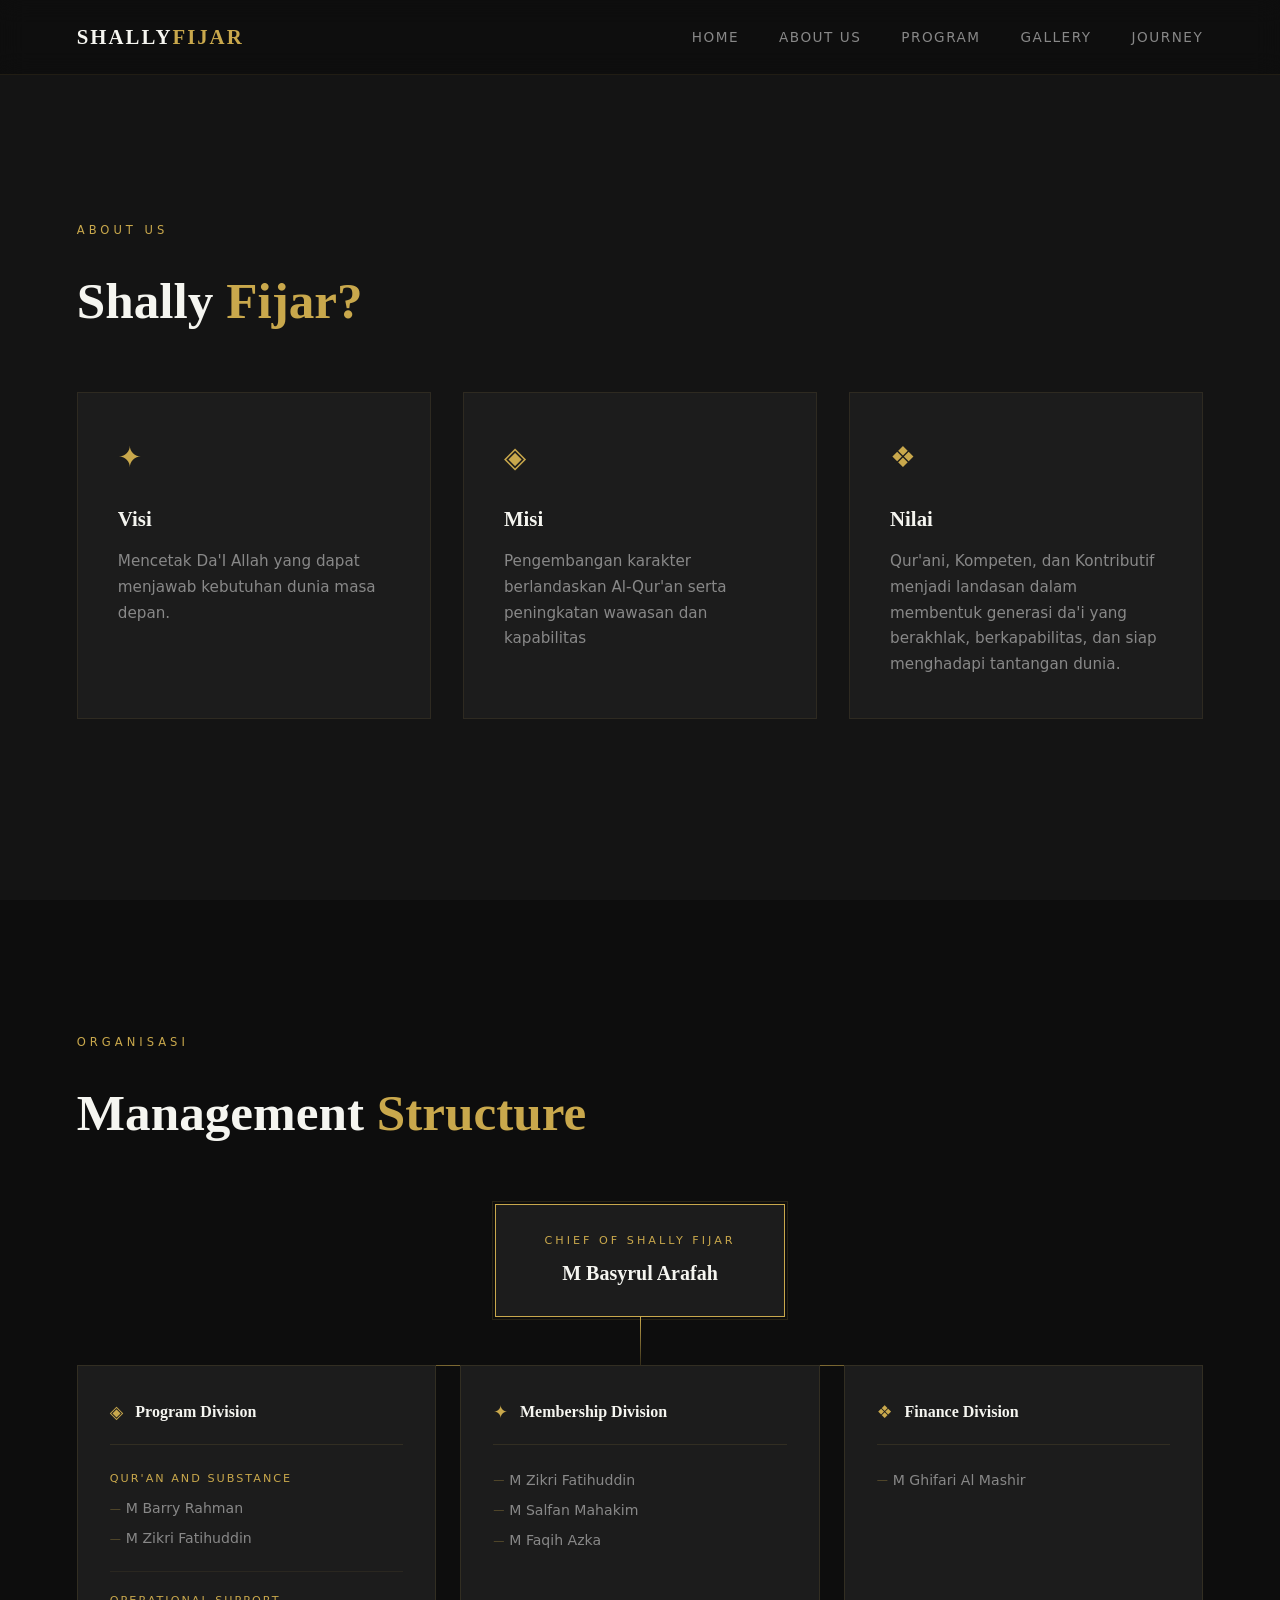
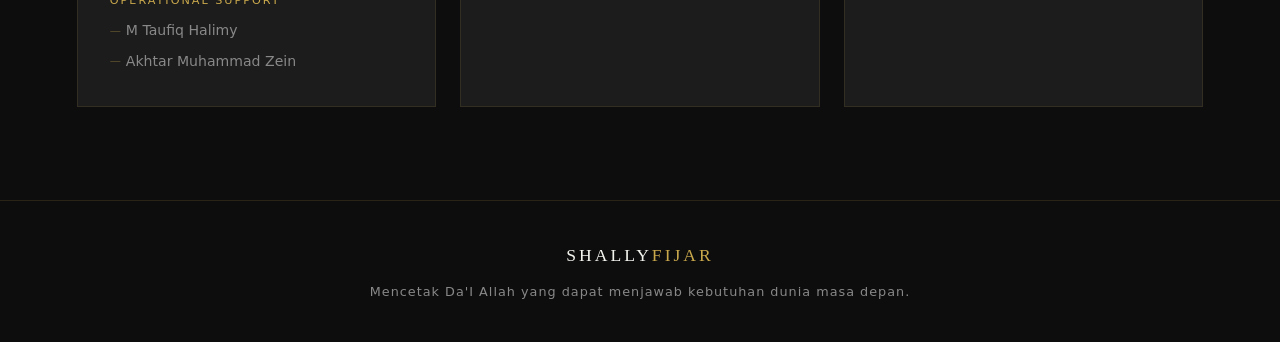
<file: about.html>
<!DOCTYPE html>
<html lang="id">
<head>
  <meta charset="UTF-8" />
  <meta name="viewport" content="width=device-width, initial-scale=1.0" />
  <title>About Us - Shally Fijar</title>
  <link rel="stylesheet" href="style.css" />
</head>
<body>
  <nav class="navbar" id="navbar">
    <div class="nav-logo">SHALLY<span>FIJAR</span></div>
    <ul class="nav-links">
      <li><a href="index.html">Home</a></li>
      <li><a href="about.html" class="active">About Us</a></li>
      <li><a href="program.html">Program</a></li>
      <li><a href="gallery.html">Gallery</a></li>
      <li><a href="journey.html">Journey</a></li>
    </ul>
    <div class="hamburger" id="hamburger">
      <span></span><span></span><span></span>
    </div>
  </nav>

  <!-- ABOUT SECTION -->
  <section class="section alt" id="about">
    <div class="section-label">About Us</div>
    <h2>Shally <span class="gold">Fijar?</span></h2>
    <div class="about-grid">
      <div class="about-card">
        <div class="icon">✦</div>
        <h3>Visi</h3>
        <p>Mencetak Da'I Allah yang dapat menjawab kebutuhan dunia masa depan.</p>
      </div>
      <div class="about-card">
        <div class="icon">◈</div>
        <h3>Misi</h3>
        <p>Pengembangan karakter berlandaskan Al-Qur'an serta peningkatan wawasan dan kapabilitas</p>
      </div>
      <div class="about-card">
        <div class="icon">❖</div>
        <h3>Nilai</h3>
        <p>Qur'ani, Kompeten, dan Kontributif menjadi landasan dalam membentuk generasi da'i yang berakhlak, berkapabilitas, dan siap menghadapi tantangan dunia.</p>
      </div>
    </div>
  </section>

  <!-- MANAGEMENT STRUCTURE SECTION -->
  <section class="section" id="management">
    <div class="section-label">Organisasi</div>
    <h2>Management <span class="gold">Structure</span></h2>

    <!-- Chief -->
    <div class="mgmt-chief">
      <div class="mgmt-chief-card">
        <div class="mgmt-chief-label">Chief of Shally Fijar</div>
        <div class="mgmt-chief-name">M Basyrul Arafah</div>
      </div>
      <div class="mgmt-connector-line"></div>
    </div>

    <!-- Divisions -->
    <div class="mgmt-divisions">

      <!-- Program Division -->
      <div class="mgmt-division">
        <div class="mgmt-division-header">
          <div class="mgmt-division-icon">◈</div>
          <h3>Program Division</h3>
        </div>
        <div class="mgmt-sub">
          <div class="mgmt-sub-block">
            <div class="mgmt-sub-title">Qur'an and Substance</div>
            <ul class="mgmt-members">
              <li>M Barry Rahman</li>
              <li>M Zikri Fatihuddin</li>
            </ul>
          </div>
          <div class="mgmt-sub-divider"></div>
          <div class="mgmt-sub-block">
            <div class="mgmt-sub-title">Operational Support</div>
            <ul class="mgmt-members">
              <li>M Taufiq Halimy</li>
              <li>Akhtar Muhammad Zein</li>
            </ul>
          </div>
        </div>
      </div>

      <!-- Membership Division -->
      <div class="mgmt-division">
        <div class="mgmt-division-header">
          <div class="mgmt-division-icon">✦</div>
          <h3>Membership Division</h3>
        </div>
        <div class="mgmt-sub">
          <div class="mgmt-sub-block single">
            <ul class="mgmt-members">
              <li>M Zikri Fatihuddin</li>
              <li>M Salfan Mahakim</li>
              <li>M Faqih Azka</li>
            </ul>
          </div>
        </div>
      </div>

      <!-- Finance Division -->
      <div class="mgmt-division">
        <div class="mgmt-division-header">
          <div class="mgmt-division-icon">❖</div>
          <h3>Finance Division</h3>
        </div>
        <div class="mgmt-sub">
          <div class="mgmt-sub-block single">
            <ul class="mgmt-members">
              <li>M Ghifari Al Mashir</li>
            </ul>
          </div>
        </div>
      </div>

    </div>
  </section>

  <footer class="footer">
    <div class="footer-logo">Shally<span>Fijar</span></div>
    <p>Mencetak Da'I Allah yang dapat menjawab kebutuhan dunia masa depan.</p>
  </footer>

  <script src="script.js"></script>
</body>
</html>
</file>
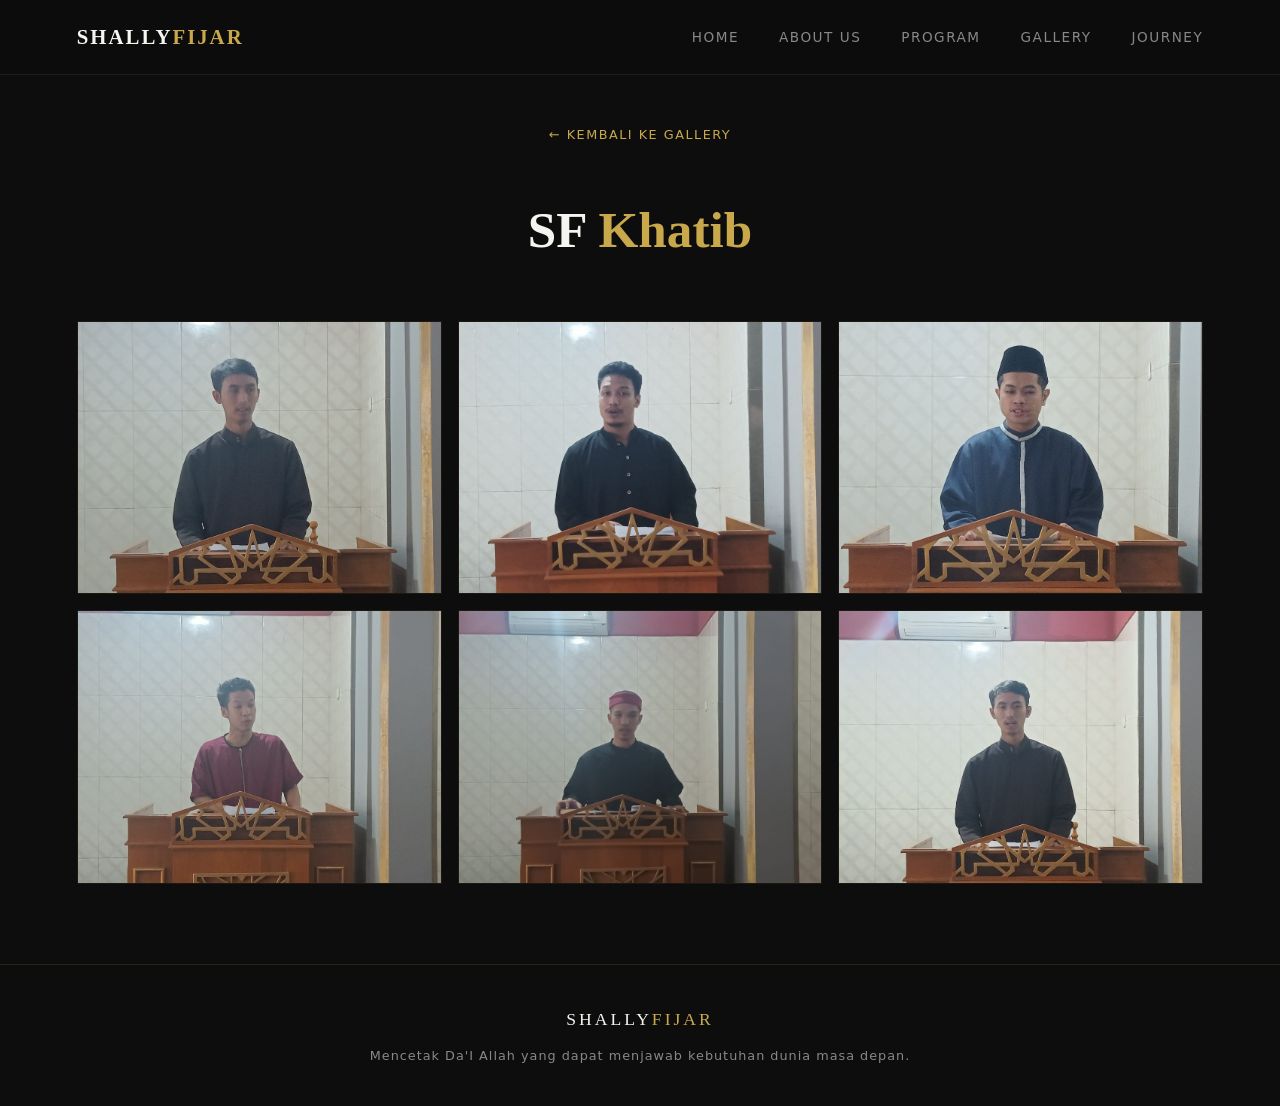
<file: fotokhatib.html>
<!DOCTYPE html>
<html lang="id">
<head>
  <meta charset="UTF-8" />
  <meta name="viewport" content="width=device-width, initial-scale=1.0" />
  <title>khatib - Shally Fijar</title>
  <link rel="stylesheet" href="style.css" />
</head>
<body>
  <nav class="navbar" id="navbar">
    <div class="nav-logo">SHALLY<span>FIJAR</span></div>
    <ul class="nav-links">
      <li><a href="index.html">Home</a></li>
      <li><a href="about.html">About Us</a></li>
      <li><a href="program.html">Program</a></li>
      <li><a href="gallery.html">Gallery</a></li>
      <li><a href="journey.html">Journey</a></li>
    </ul>
    <div class="hamburger" id="hamburger">
      <span></span><span></span><span></span>
    </div>
  </nav>

  <section class="section">
    <div class="event-hero">
      <a href="gallery.html#gallery" class="back-link">&larr; Kembali ke Gallery</a>
      <div class="section-label"></div>
      <h2>SF <span class="gold">Khatib</span></h2>
    </div>

    <div class="event-photo-grid">
      <div class="photo-item">
        <img src="Khatib1.jpg"/>
      </div>
      <div class="photo-item">
         <img src="Khatib2.jpg"/>
      </div>
      <div class="photo-item">
        <img src="Khatib3.jpg"/>
      </div>
      <div class="photo-item">
        <img src="Khatib4.jpg"/>
      </div>
      <div class="photo-item">
        <img src="Khatib5.jpg"/>
      </div>
      <div class="photo-item">
        <img src="Khatib6.jpg"/>
      </div>
    </div>
  </section>

  <footer class="footer">
    <div class="footer-logo">Shally<span>Fijar</span></div>
    <p>Mencetak Da'I Allah yang dapat menjawab kebutuhan dunia masa depan.</p>
  </footer>

  <script src="script.js"></script>
</body>
</html>
</file>
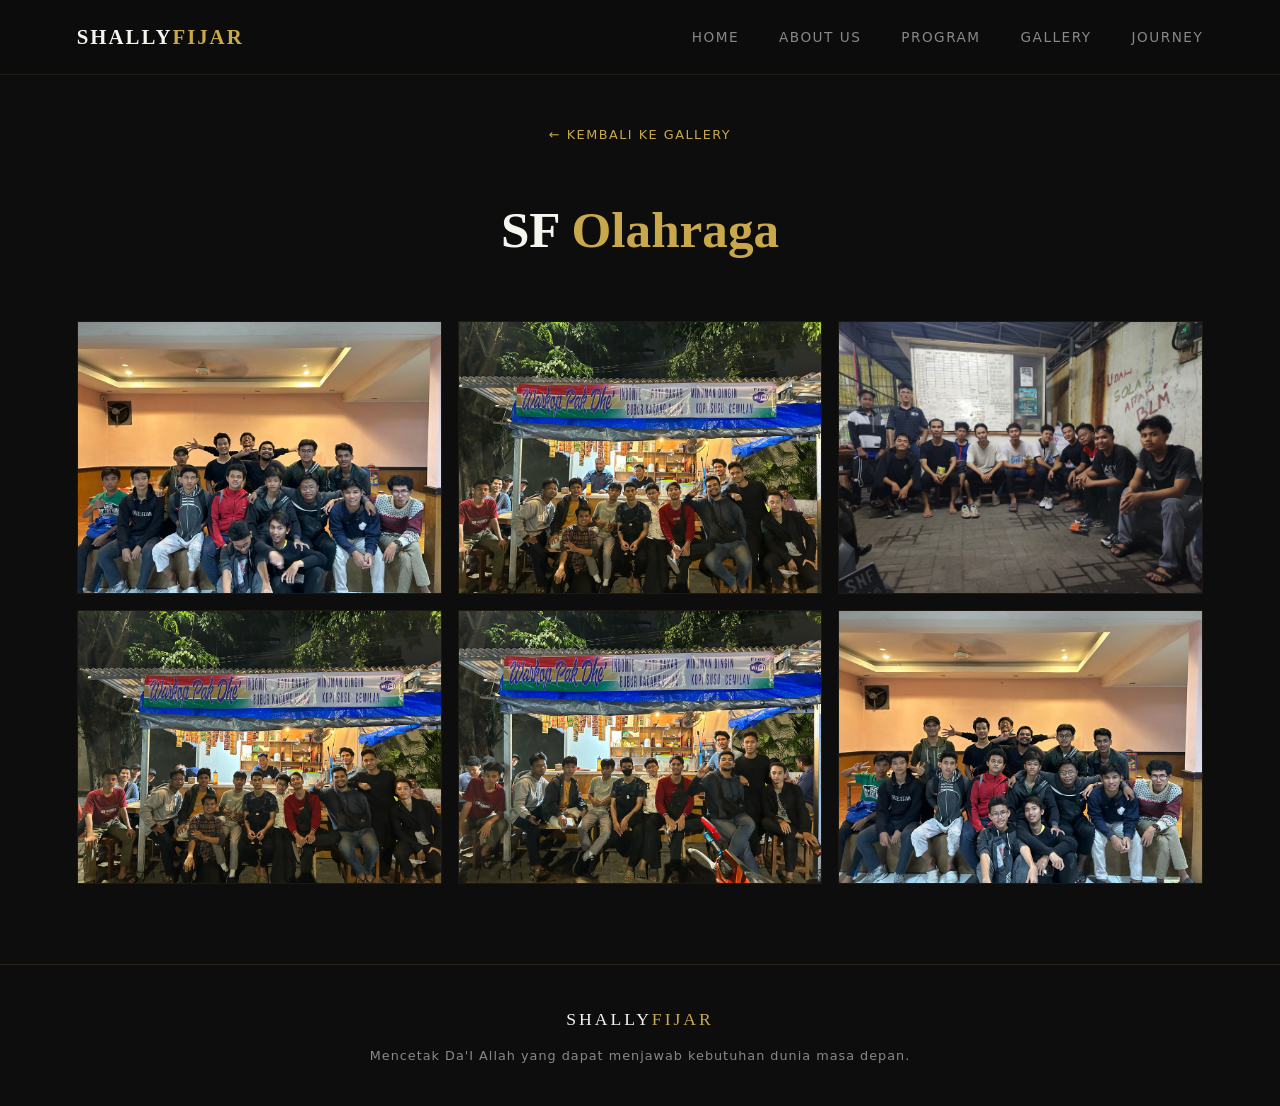
<file: fotoolahraga.html>
<!DOCTYPE html>
<html lang="id">
<head>
  <meta charset="UTF-8" />
  <meta name="viewport" content="width=device-width, initial-scale=1.0" />
  <title>Olahraga - Shally Fijar</title>
  <link rel="stylesheet" href="style.css" />
</head>
<body>
  <nav class="navbar" id="navbar">
    <div class="nav-logo">SHALLY<span>FIJAR</span></div>
    <ul class="nav-links">
      <li><a href="index.html">Home</a></li>
      <li><a href="about.html">About Us</a></li>
      <li><a href="program.html">Program</a></li>
      <li><a href="gallery.html">Gallery</a></li>
      <li><a href="journey.html">Journey</a></li>
    </ul>
    <div class="hamburger" id="hamburger">
      <span></span><span></span><span></span>
    </div>
  </nav>

  <section class="section">
    <div class="event-hero">
      <a href="gallery.html#gallery" class="back-link">&larr; Kembali ke Gallery</a>
      <div class="section-label"></div>
      <h2>SF <span class="gold">Olahraga</span></h2>
    </div>

    <div class="event-photo-grid">
      <div class="photo-item">
        <img src="O1.jpg"/>
      </div>
      <div class="photo-item">
         <img src="O2.jpg"/>
      </div>
      <div class="photo-item">
        <img src="O3.jpg"/>
      </div>
      <div class="photo-item">
        <img src="O4.jpg"/>
      </div>
      <div class="photo-item">
        <img src="O5.jpg"/>
      </div>
      <div class="photo-item">
        <img src="O6.jpg"/>
      </div>
    </div>
  </section>

  <footer class="footer">
    <div class="footer-logo">Shally<span>Fijar</span></div>
    <p>Mencetak Da'I Allah yang dapat menjawab kebutuhan dunia masa depan.</p>
  </footer>

  <script src="script.js"></script>
</body>
</html>
</file>
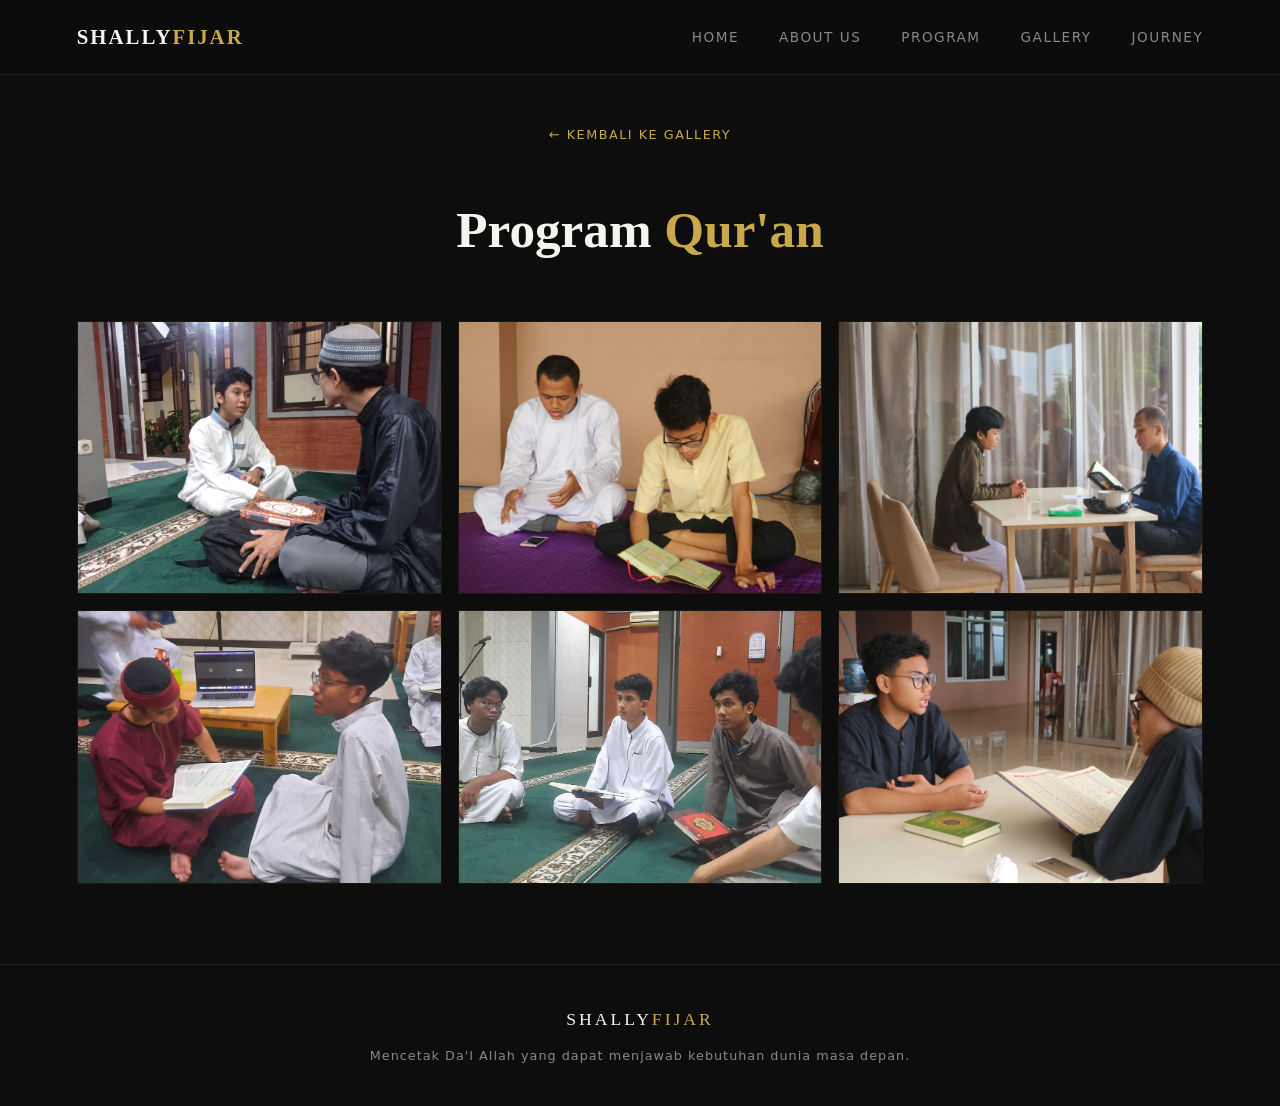
<file: fototakrir.html>
<!DOCTYPE html>
<html lang="id">
<head>
  <meta charset="UTF-8" />
  <meta name="viewport" content="width=device-width, initial-scale=1.0" />
  <title>Program Qur'an - Shally Fijar</title>
  <link rel="stylesheet" href="style.css" />
</head>
<body>
  <nav class="navbar" id="navbar">
    <div class="nav-logo">SHALLY<span>FIJAR</span></div>
    <ul class="nav-links">
      <li><a href="index.html">Home</a></li>
      <li><a href="about.html">About Us</a></li>
      <li><a href="program.html">Program</a></li>
      <li><a href="gallery.html">Gallery</a></li>
      <li><a href="journey.html">Journey</a></li>
    </ul>
    <div class="hamburger" id="hamburger">
      <span></span><span></span><span></span>
    </div>
  </nav>

  <section class="section">
    <div class="event-hero">
      <a href="gallery.html#gallery" class="back-link">&larr; Kembali ke Gallery</a>
      <div class="section-label"></div>
      <h2>Program <span class="gold">Qur'an</span></h2>
    </div>

    <div class="event-photo-grid">
      <div class="photo-item">
        <img src="Q1.jpg"/>
      </div>
      <div class="photo-item">
         <img src="Q2.jpg"/>
      </div>
      <div class="photo-item">
        <img src="Q3.jpg"/>
      </div>
      <div class="photo-item">
        <img src="Q4.jpg"/>
      </div>
      <div class="photo-item">
        <img src="Q5.jpg"/>
      </div>
      <div class="photo-item">
        <img src="Q6.jpg"/>
      </div>
    </div>
  </section>

  <footer class="footer">
    <div class="footer-logo">Shally<span>Fijar</span></div>
    <p>Mencetak Da'I Allah yang dapat menjawab kebutuhan dunia masa depan.</p>
  </footer>

  <script src="script.js"></script>
</body>
</html>
</file>
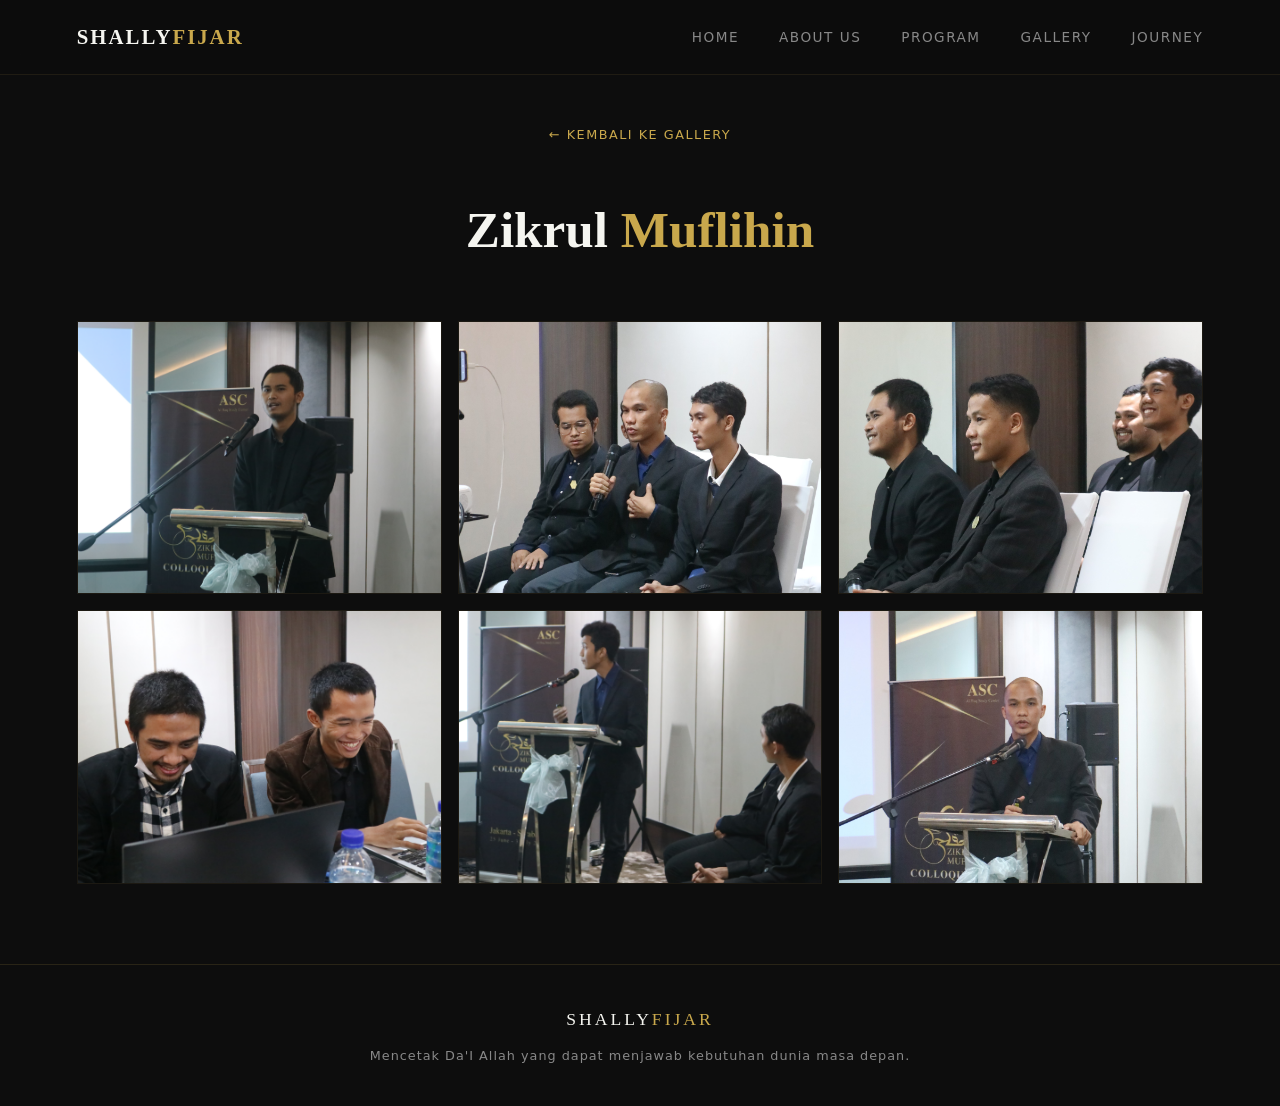
<file: fotozm.html>
<!DOCTYPE html>
<html lang="id">
<head>
  <meta charset="UTF-8" />
  <meta name="viewport" content="width=device-width, initial-scale=1.0" />
  <title>Zikrul Muflihin - Shally Fijar</title>
  <link rel="stylesheet" href="style.css" />
</head>
<body>
  <nav class="navbar" id="navbar">
    <div class="nav-logo">SHALLY<span>FIJAR</span></div>
    <ul class="nav-links">
      <li><a href="index.html">Home</a></li>
      <li><a href="about.html">About Us</a></li>
      <li><a href="program.html">Program</a></li>
      <li><a href="gallery.html">Gallery</a></li>
      <li><a href="journey.html">Journey</a></li>
    </ul>
    <div class="hamburger" id="hamburger">
      <span></span><span></span><span></span>
    </div>
  </nav>

  <section class="section">
    <div class="event-hero">
      <a href="gallery.html#gallery" class="back-link">&larr; Kembali ke Gallery</a>
      <div class="section-label"></div>
      <h2>Zikrul <span class="gold">Muflihin</span></h2>
    </div>

    <div class="event-photo-grid">
      <div class="photo-item">
        <img src="Zm1.JPG"/>
      </div>
      <div class="photo-item">
         <img src="Zm2.JPG"/>
      </div>
      <div class="photo-item">
        <img src="Zm3.JPG"/>
      </div>
      <div class="photo-item">
        <img src="Zm4.JPG"/>
      </div>
      <div class="photo-item">
        <img src="Zm5.JPG"/>
      </div>
      <div class="photo-item">
        <img src="Zm6.JPG"/>
      </div>
    </div>
  </section>

  <footer class="footer">
    <div class="footer-logo">Shally<span>Fijar</span></div>
    <p>Mencetak Da'I Allah yang dapat menjawab kebutuhan dunia masa depan.</p>
  </footer>

  <script src="script.js"></script>
</body>
</html>
</file>
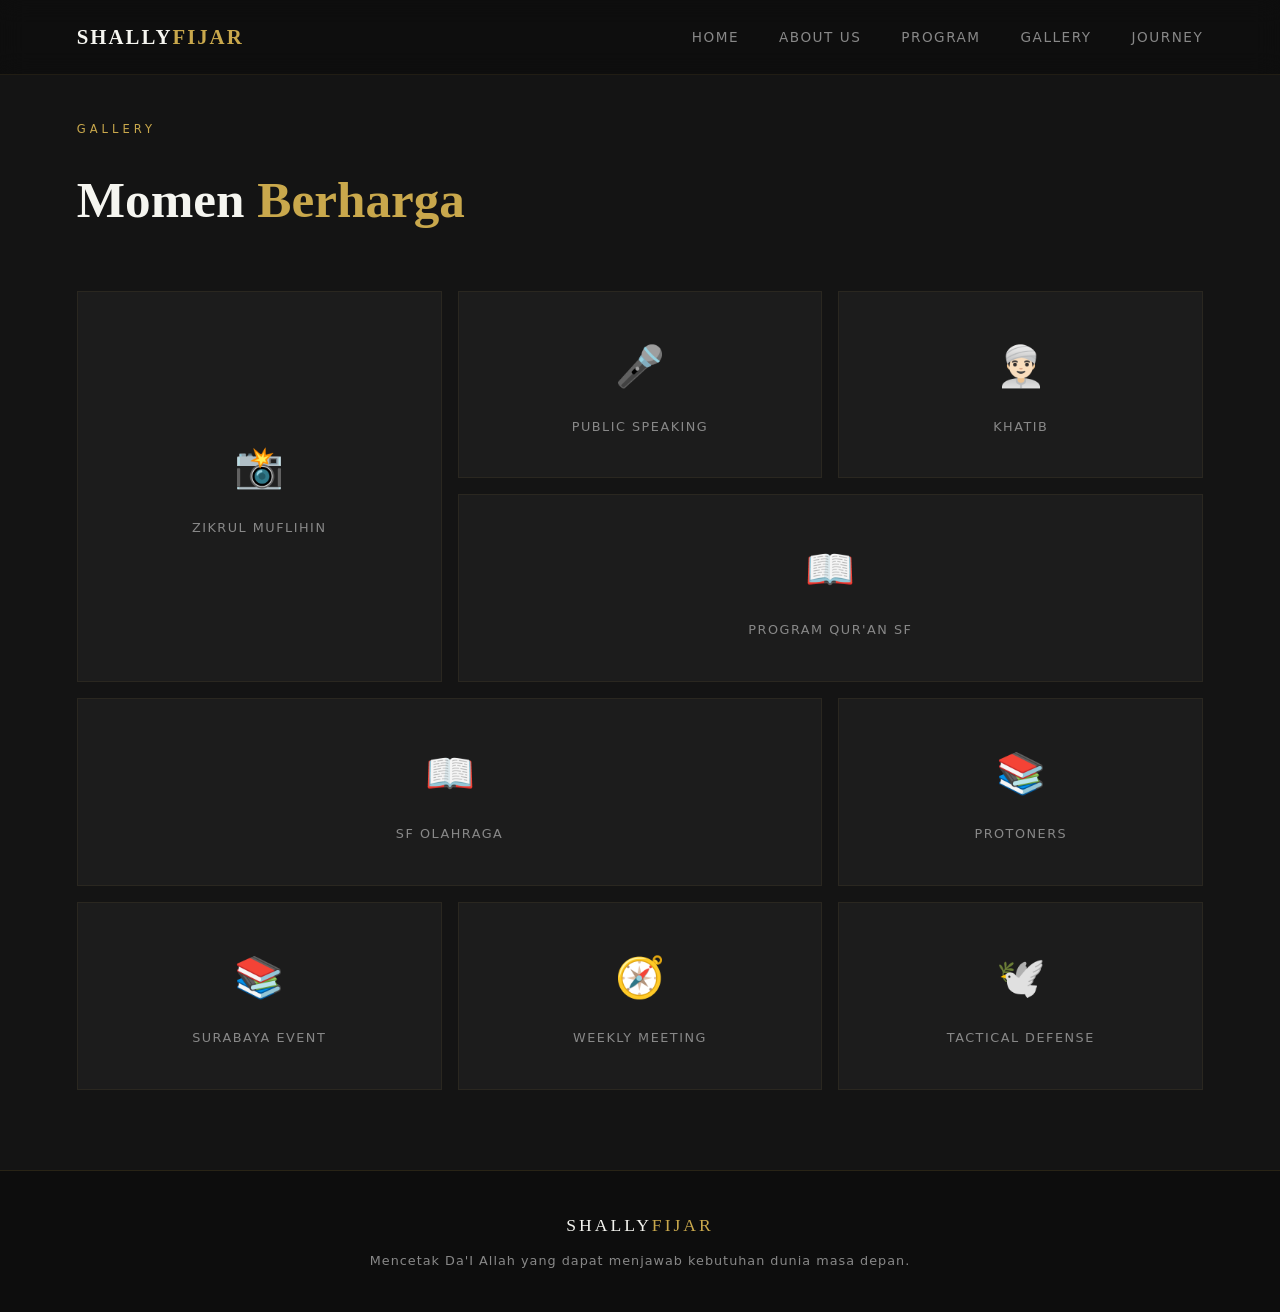
<file: gallery.html>
<!DOCTYPE html>
<html lang="id">
<head>
  <meta charset="UTF-8" />
  <meta name="viewport" content="width=device-width, initial-scale=1.0" />
  <title>Gallery - Shally Fijar</title>
  <link rel="stylesheet" href="style.css" />
</head>
<body>
  <nav class="navbar" id="navbar">
    <div class="nav-logo">SHALLY<span>FIJAR</span></div>
    <ul class="nav-links">
      <li><a href="index.html">Home</a></li>
      <li><a href="about.html">About Us</a></li>
      <li><a href="program.html">Program</a></li>
      <li><a href="gallery.html" class="active">Gallery</a></li>
      <li><a href="journey.html">Journey</a></li>
    </ul>
    <div class="hamburger" id="hamburger">
      <span></span><span></span><span></span>
    </div>
  </nav>

  <section class="section alt" id="gallery">
    <div class="section-label">Gallery</div>
    <h2>Momen <span class="gold">Berharga</span></h2>
    <div class="gallery-grid">
      <a href="fotozm.html" class="gallery-item tall">
        <div class="gallery-placeholder">📸</div>
        <span>Zikrul Muflihin</span>
      </a>
      <a href="fotops.html" class="gallery-item">
        <div class="gallery-placeholder">🎤</div>
        <span>Public Speaking</span>
      </a>
      <a href="fotokhatib.html" class="gallery-item">
        <div class="gallery-placeholder">👳🏻‍♂️</div>
        <span>Khatib</span>
      </a>
      <a href="fototakrir.html" class="gallery-item wide">
        <div class="gallery-placeholder">📖</div>
        <span>Program Qur'an SF</span>
      </a>
      <a href="fotoolahraga.html" class="gallery-item wide">
        <div class="gallery-placeholder">📖</div>
        <span>SF Olahraga</span>
      </a>
      <a href="fotoprotoners.html" class="gallery-item">
        <div class="gallery-placeholder">📚</div>
        <span>Protoners</span>
      </a>
      <a href="fotosurabaya.html" class="gallery-item">
        <div class="gallery-placeholder">📚</div>
        <span>Surabaya Event</span>
      </a>
      <div class="gallery-item">
        <div class="gallery-placeholder">🧭</div>
        <span>Weekly Meeting</span>
      </div>
      <div class="gallery-item">
        <div class="gallery-placeholder">🕊️</div>
        <span>Tactical Defense</span>
      </div>
    </div>
  </section>

   <footer class="footer">
    <div class="footer-logo">Shally<span>Fijar</span></div>
    <p>Mencetak Da'I Allah yang dapat menjawab kebutuhan dunia masa depan.</p>
  </footer>

  <script src="script.js"></script>
</body>
</html>
</file>
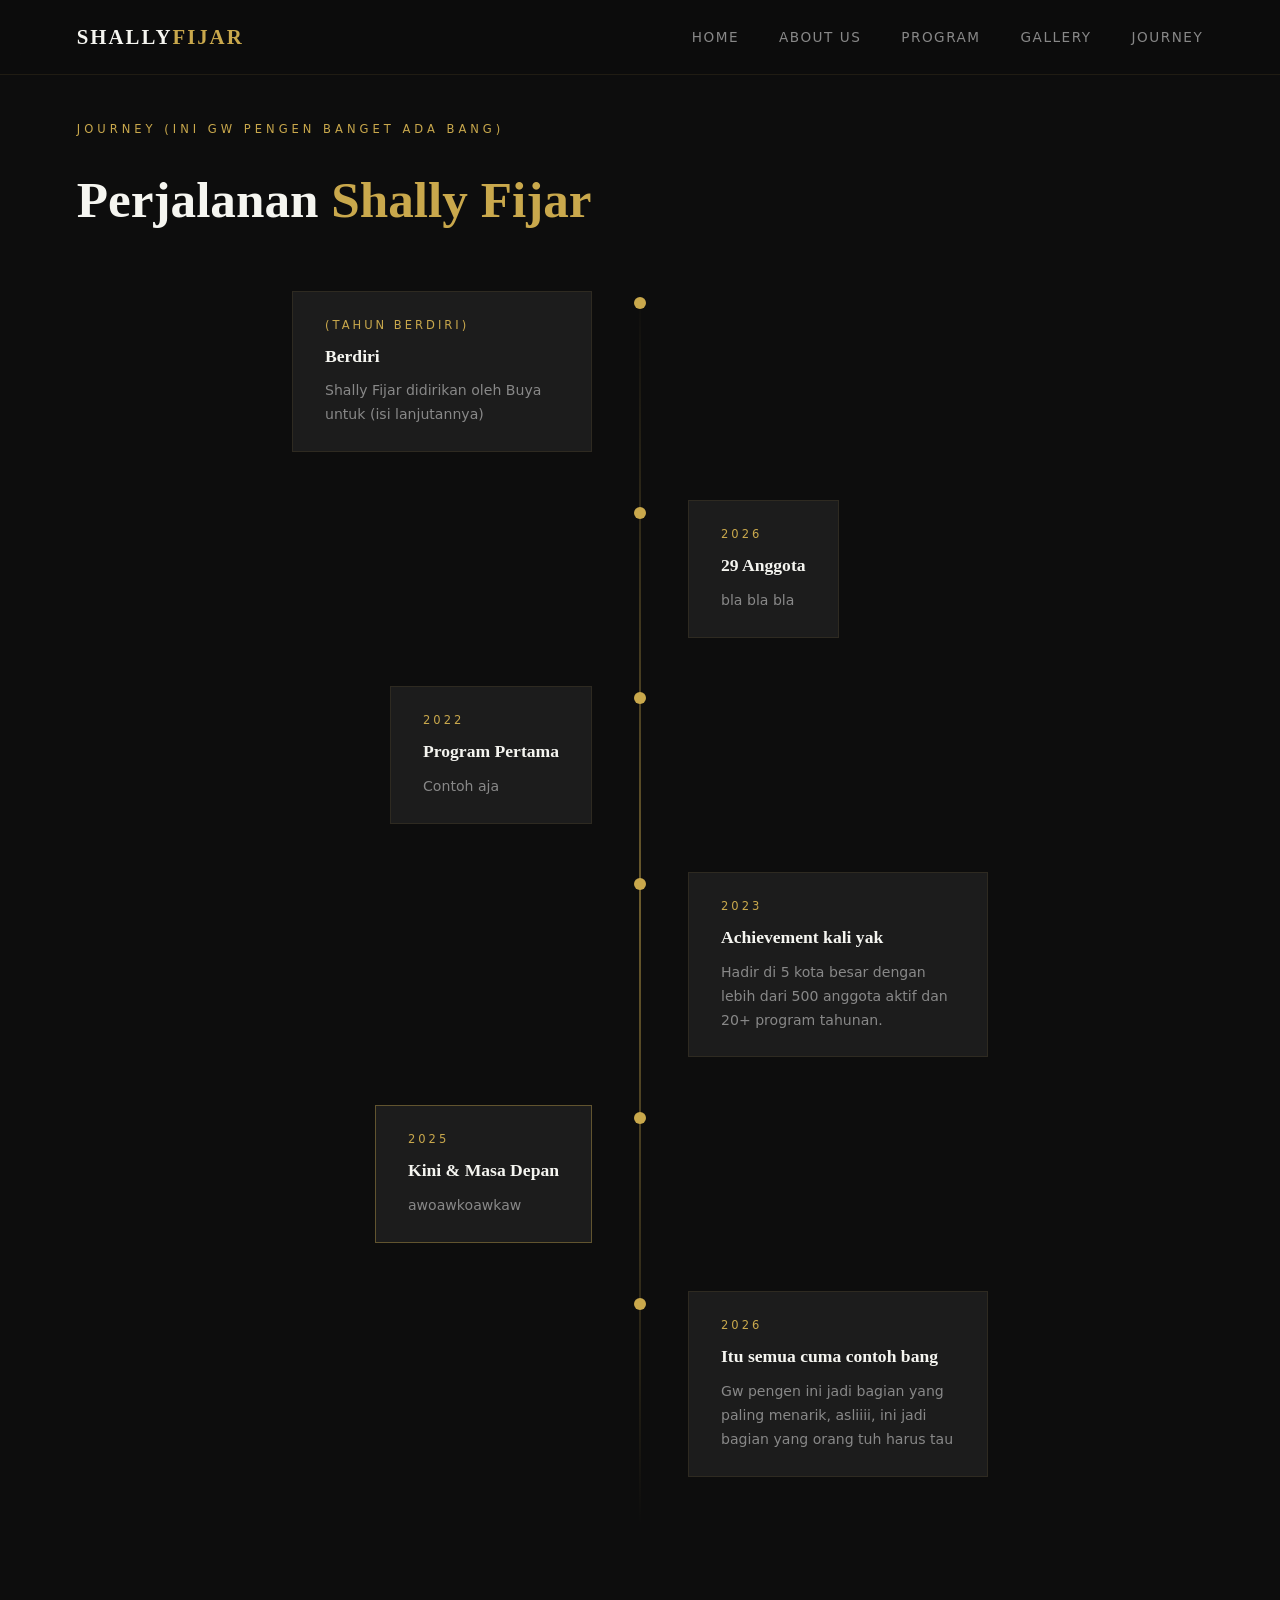
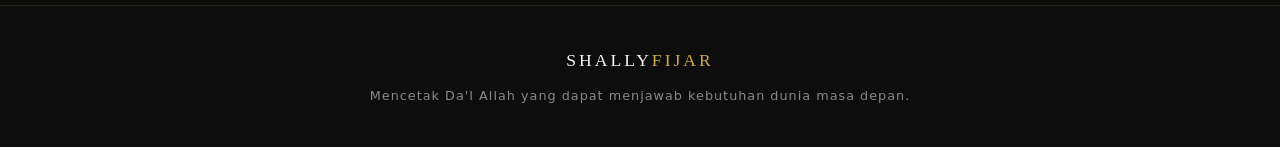
<file: journey.html>
<!DOCTYPE html>
<html lang="id">
<head>
  <meta charset="UTF-8" />
  <meta name="viewport" content="width=device-width, initial-scale=1.0" />
  <title>Journey - Shally Fijar</title>
  <link rel="stylesheet" href="style.css" />
</head>
<body>
  <nav class="navbar" id="navbar">
    <div class="nav-logo">SHALLY<span>FIJAR</span></div>
    <ul class="nav-links">
      <li><a href="index.html">Home</a></li>
      <li><a href="about.html">About Us</a></li>
      <li><a href="program.html">Program</a></li>
      <li><a href="gallery.html">Gallery</a></li>
      <li><a href="journey.html" class="active">Journey</a></li>
    </ul>
    <div class="hamburger" id="hamburger">
      <span></span><span></span><span></span>
    </div>
  </nav>

  <section class="section" id="journey">
    <div class="section-label">Journey (ini gw pengen banget ada bang)</div>
    <h2>Perjalanan <span class="gold">Shally Fijar</span></h2>
    <div class="timeline">
      <div class="timeline-item left">
        <div class="timeline-dot"></div>
        <div class="timeline-content">
          <span class="year">(Tahun Berdiri)</span>
          <h3>Berdiri</h3>
          <p>Shally Fijar didirikan oleh Buya untuk (isi lanjutannya)</p>
        </div>
      </div>
      <div class="timeline-item right">
        <div class="timeline-dot"></div>
        <div class="timeline-content">
          <span class="year">2026</span>
          <h3>29 Anggota</h3>
          <p>bla bla bla</p>
        </div>
      </div>
      <div class="timeline-item left">
        <div class="timeline-dot"></div>
        <div class="timeline-content">
          <span class="year">2022</span>
          <h3>Program Pertama</h3>
          <p>Contoh aja</p>
        </div>
      </div>
      <div class="timeline-item right">
        <div class="timeline-dot"></div>
        <div class="timeline-content">
          <span class="year">2023</span>
          <h3>Achievement kali yak</h3>
          <p>Hadir di 5 kota besar dengan lebih dari 500 anggota aktif dan 20+ program tahunan.</p>
        </div>
      </div>
      <div class="timeline-item left">
        <div class="timeline-dot pulse"></div>
        <div class="timeline-content highlight">
          <span class="year">2025</span>
          <h3>Kini & Masa Depan</h3>
          <p>awoawkoawkaw</p>
        </div>
      </div>
      <div class="timeline-item right">
        <div class="timeline-dot"></div>
        <div class="timeline-content">
          <span class="year">2026</span>
          <h3>Itu semua cuma contoh bang</h3>
          <p>Gw pengen ini jadi bagian yang paling menarik, asliiii, ini jadi bagian yang orang tuh harus tau</p>
        </div>
    </div>
  </section>

   <footer class="footer">
    <div class="footer-logo">Shally<span>Fijar</span></div>
    <p>Mencetak Da'I Allah yang dapat menjawab kebutuhan dunia masa depan.</p>
  </footer>

  <script src="script.js"></script>
</body>
</html>
</file>
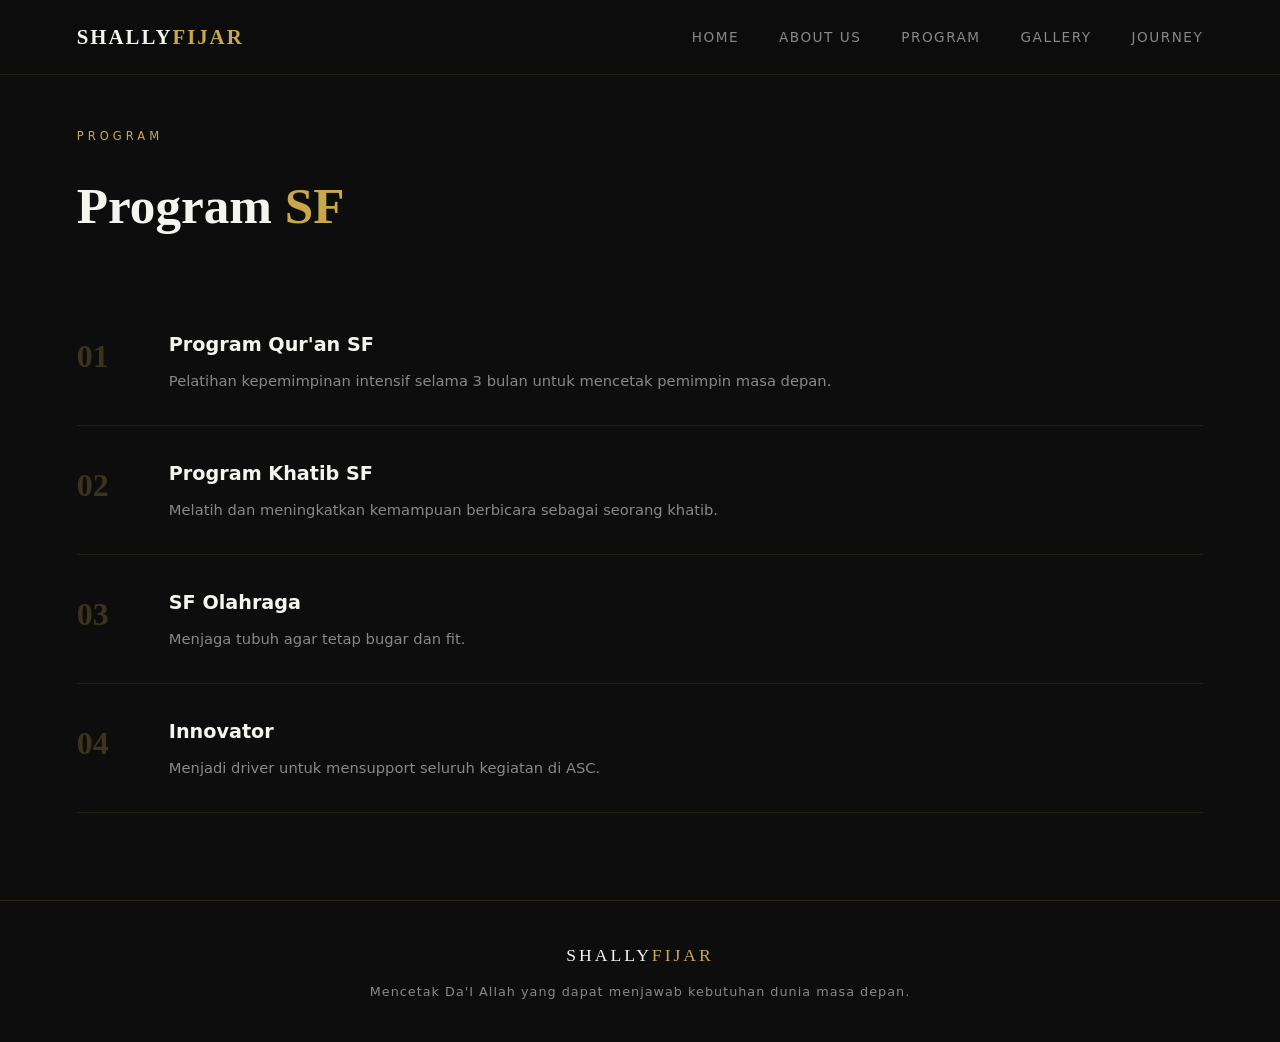
<file: program.html>
<!DOCTYPE html>
<html lang="id">
<head>
  <meta charset="UTF-8" />
  <meta name="viewport" content="width=device-width, initial-scale=1.0" />
  <title>Program - Shally Fijar</title>
  <link rel="stylesheet" href="style.css" />
</head>
<body>
  <nav class="navbar" id="navbar">
    <div class="nav-logo">SHALLY<span>FIJAR</span></div>
    <ul class="nav-links">
      <li><a href="index.html">Home</a></li>
      <li><a href="about.html">About Us</a></li>
      <li><a href="program.html" class="active">Program</a></li>
      <li><a href="gallery.html">Gallery</a></li>
      <li><a href="journey.html">Journey</a></li>
    </ul>
    <div class="hamburger" id="hamburger">
      <span></span><span></span><span></span>
    </div>
  </nav>

  <section class="section" id="program">
    <div class="section-label">Program</div>
    <h2>Program <span class="gold">SF</span></h2>
    <div class="program-list">
      <div class="program-item">
        <span class="program-num">01</span>
        <div>
          <h3>Program Qur'an SF</h3>
          <p>Pelatihan kepemimpinan intensif selama 3 bulan untuk mencetak pemimpin masa depan.</p>
        </div>
      </div>
      <div class="program-item">
        <span class="program-num">02</span>
        <div>
          <h3>Program Khatib SF</h3>
          <p>Melatih dan meningkatkan kemampuan berbicara sebagai seorang khatib.</p>
        </div>
      </div>
      <div class="program-item">
        <span class="program-num">03</span>
        <div>
          <h3>SF Olahraga</h3>
          <p>Menjaga tubuh agar tetap bugar dan fit.</p>
        </div>
      </div>
      <div class="program-item">
        <span class="program-num">04</span>
        <div>
          <h3>Innovator</h3>
          <p>Menjadi driver untuk mensupport seluruh kegiatan di ASC.</p>
        </div>
      </div>
    </div>
  </section>

   <footer class="footer">
    <div class="footer-logo">Shally<span>Fijar</span></div>
    <p>Mencetak Da'I Allah yang dapat menjawab kebutuhan dunia masa depan.</p>
  </footer>

  <script src="script.js"></script>
</body>
</html>
</file>
<file: style.css>
/* ===== RESET & BASE ===== */
*, *::before, *::after {
  margin: 0;
  padding: 0;
  box-sizing: border-box;
}

:root {
  --dark: #0d0d0d;
  --dark2: #141414;
  --dark3: #1c1c1c;
  --gold: #c9a84c;
  --gold-light: #e2c77a;
  --gold-dim: rgba(201,168,76,0.15);
  --white: #f5f5f0;
  --grey: #888;
  --font-display: 'Georgia', serif;
  --font-body: 'Segoe UI', system-ui, sans-serif;
}

html {
  scroll-behavior: smooth;
}

body {
  background-color: var(--dark);
  color: var(--white);
  font-family: var(--font-body);
  line-height: 1.7;
  overflow-x: hidden;
}

/* ===== NAVBAR ===== */
.navbar {
  position: fixed;
  top: 0;
  left: 0;
  width: 100%;
  z-index: 1000;
  display: flex;
  align-items: center;
  justify-content: space-between;
  padding: 1.2rem 6%;
  background: rgba(13,13,13,0.85);
  backdrop-filter: blur(12px);
  border-bottom: 1px solid rgba(201,168,76,0.1);
  transition: all 0.3s ease;
}

.navbar.scrolled {
  padding: 0.8rem 6%;
  background: rgba(13,13,13,0.97);
}

.nav-logo {
  font-family: var(--font-display);
  font-size: 1.3rem;
  font-weight: 700;
  letter-spacing: 2px;
  text-transform: uppercase;
  color: var(--white);
}

.nav-logo span {
  color: var(--gold);
}

.nav-links {
  list-style: none;
  display: flex;
  gap: 2.5rem;
}

.nav-links a {
  text-decoration: none;
  color: var(--grey);
  font-size: 0.85rem;
  letter-spacing: 1.5px;
  text-transform: uppercase;
  transition: color 0.3s;
  position: relative;
}

.nav-links a::after {
  content: '';
  position: absolute;
  bottom: -4px;
  left: 0;
  width: 0;
  height: 1px;
  background: var(--gold);
  transition: width 0.3s;
}

.nav-links a:hover {
  color: var(--gold);
}

.nav-links a:hover::after {
  width: 100%;
}

.hamburger {
  display: none;
  flex-direction: column;
  gap: 5px;
  cursor: pointer;
}

.hamburger span {
  display: block;
  width: 25px;
  height: 2px;
  background: var(--gold);
  transition: all 0.3s;
}

/* ===== SECTIONS ===== */
.section {
  min-height: 100vh;
  padding: 120px 6% 80px;
  display: flex;
  flex-direction: column;
  justify-content: center;
}

.section.alt {
  background-color: var(--dark2);
}

.section-label {
  font-size: 0.72rem;
  letter-spacing: 4px;
  text-transform: uppercase;
  color: var(--gold);
  margin-bottom: 1rem;
}

.section h2 {
  font-family: var(--font-display);
  font-size: clamp(2rem, 4vw, 3.2rem);
  font-weight: 700;
  margin-bottom: 3rem;
  color: var(--white);
}

.gold {
  color: var(--gold);
}

/* ===== HOME ===== */
#home {
  flex-direction: row;
  align-items: center;
  gap: 4rem;
}

.home-content {
  flex: 1;
}

.eyebrow {
  font-size: 0.75rem;
  letter-spacing: 4px;
  text-transform: uppercase;
  color: var(--gold);
  margin-bottom: 1rem;
}

.home-content h1 {
  font-family: var(--font-display);
  font-size: clamp(2.4rem, 5vw, 4rem);
  font-weight: 700;
  line-height: 1.2;
  margin-bottom: 1.5rem;
  color: var(--white);
}

.subtitle {
  color: var(--grey);
  font-size: 1.05rem;
  max-width: 480px;
  margin-bottom: 2.5rem;
}

.btn {
  display: inline-block;
  padding: 0.85rem 2.4rem;
  border: 1px solid var(--gold);
  color: var(--gold);
  text-decoration: none;
  font-size: 0.8rem;
  letter-spacing: 2px;
  text-transform: uppercase;
  transition: all 0.3s;
}

.btn:hover {
  background: var(--gold);
  color: var(--dark);
}

.home-visual {
  flex: 0 0 320px;
  height: 320px;
  position: relative;
  display: flex;
  align-items: center;
  justify-content: center;
}

.gold-ring {
  position: absolute;
  width: 260px;
  height: 260px;
  border: 1px solid rgba(201,168,76,0.4);
  border-radius: 50%;
  animation: rotate 12s linear infinite;
}

.ring2 {
  width: 200px;
  height: 200px;
  border-color: rgba(201,168,76,0.2);
  animation-duration: 8s;
  animation-direction: reverse;
}

.center-text {
  font-family: var(--font-display);
  font-size: 5rem;
  font-weight: 700;
  color: var(--gold);
  z-index: 1;
  text-shadow: 0 0 40px rgba(201,168,76,0.3);
}

@keyframes rotate {
  from { transform: rotate(0deg); }
  to { transform: rotate(360deg); }
}

/* ===== ABOUT ===== */
.about-grid {
  display: grid;
  grid-template-columns: repeat(3, 1fr);
  gap: 2rem;
}

.about-card {
  background: var(--dark3);
  border: 1px solid rgba(201,168,76,0.1);
  padding: 2.5rem;
  transition: border-color 0.3s, transform 0.3s;
}

.about-card:hover {
  border-color: var(--gold);
  transform: translateY(-6px);
}

.icon {
  font-size: 1.8rem;
  color: var(--gold);
  margin-bottom: 1.2rem;
}

.about-card h3 {
  font-family: var(--font-display);
  font-size: 1.3rem;
  margin-bottom: 0.8rem;
  color: var(--white);
}

.about-card p {
  color: var(--grey);
  font-size: 0.95rem;
}

/* ===== PROGRAM ===== */
.program-list {
  display: flex;
  flex-direction: column;
  gap: 0;
}

.program-item {
  display: flex;
  align-items: flex-start;
  gap: 2rem;
  padding: 2rem 0;
  border-bottom: 1px solid rgba(201,168,76,0.1);
  transition: background 0.3s;
  cursor: default;
}

.program-item:hover .program-num {
  color: var(--gold);
}

.program-item:hover h3 {
  color: var(--gold-light);
}

.program-num {
  font-family: var(--font-display);
  font-size: 2rem;
  font-weight: 700;
  color: rgba(201,168,76,0.25);
  min-width: 60px;
  transition: color 0.3s;
}

.program-item h3 {
  font-size: 1.2rem;
  margin-bottom: 0.4rem;
  color: var(--white);
  transition: color 0.3s;
}

.program-item p {
  color: var(--grey);
  font-size: 0.92rem;
}

/* ===== GALLERY ===== */
.gallery-grid {
  display: grid;
  grid-template-columns: repeat(3, 1fr);
  grid-template-rows: auto auto;
  gap: 1rem;
}

.gallery-item {
  background: var(--dark3);
  border: 1px solid rgba(201,168,76,0.08);
  padding: 2.5rem 1.5rem;
  display: flex;
  flex-direction: column;
  align-items: center;
  justify-content: center;
  gap: 1rem;
  text-align: center;
  cursor: pointer;
  transition: all 0.3s;
  position: relative;
  overflow: hidden;
}

.gallery-item::before {
  content: '';
  position: absolute;
  inset: 0;
  background: var(--gold-dim);
  opacity: 0;
  transition: opacity 0.3s;
}

.gallery-item:hover::before {
  opacity: 1;
}

.gallery-item:hover {
  border-color: var(--gold);
}

.gallery-item.tall {
  grid-row: span 2;
}

.gallery-item.wide {
  grid-column: span 2;
}

.gallery-placeholder {
  font-size: 2.5rem;
}

.gallery-item span {
  font-size: 0.8rem;
  letter-spacing: 1.5px;
  text-transform: uppercase;
  color: var(--grey);
}

/* gallery items that are <a> links instead of <div> */
a.gallery-item {
  text-decoration: none;
  color: inherit;
}

/* ===== EVENT DETAIL PAGE (e.g. leadership-camp.html) ===== */
.event-hero {
  text-align: center;
  margin-bottom: 3rem;
}

.event-hero h2 {
  margin-bottom: 0;
}

.back-link {
  display: inline-flex;
  align-items: center;
  gap: 0.5rem;
  color: var(--gold);
  text-decoration: none;
  font-size: 0.8rem;
  letter-spacing: 1.5px;
  text-transform: uppercase;
  margin-bottom: 1.5rem;
  transition: gap 0.3s;
}

.back-link:hover {
  gap: 0.9rem;
}

.event-photo-grid {
  display: grid;
  grid-template-columns: repeat(3, 1fr);
  gap: 1rem;
}

.event-photo-grid .photo-item {
  aspect-ratio: 4 / 3;
  overflow: hidden;
  border: 1px solid rgba(201,168,76,0.08);
  transition: border-color 0.3s;
}

.event-photo-grid .photo-item:hover {
  border-color: var(--gold);
}

.event-photo-grid img {
  width: 100%;
  height: 100%;
  object-fit: cover;
  display: block;
  transition: transform 0.4s;
}

.event-photo-grid .photo-item:hover img {
  transform: scale(1.05);
}

@media (max-width: 768px) {
  .event-photo-grid {
    grid-template-columns: 1fr 1fr;
  }
}

/* ===== JOURNEY / TIMELINE ===== */
.timeline {
  position: relative;
  max-width: 800px;
  margin: 0 auto;
  width: 100%;
}

.timeline::before {
  content: '';
  position: absolute;
  left: 50%;
  top: 0;
  bottom: 0;
  width: 1px;
  background: linear-gradient(to bottom, transparent, var(--gold), transparent);
  transform: translateX(-50%);
}

.timeline-item {
  display: flex;
  width: 50%;
  padding-bottom: 3rem;
  position: relative;
}

.timeline-item.left {
  justify-content: flex-end;
  padding-right: 3rem;
}

.timeline-item.right {
  margin-left: 50%;
  padding-left: 3rem;
}

.timeline-dot {
  position: absolute;
  width: 12px;
  height: 12px;
  background: var(--gold);
  border-radius: 50%;
  top: 0.4rem;
}

.timeline-item.left .timeline-dot {
  right: -6px;
}

.timeline-item.right .timeline-dot {
  left: -6px;
}

.timeline-dot.pulse {
  animation: pulse 2s infinite;
  box-shadow: 0 0 0 0 rgba(201,168,76,0.5);
}

@keyframes pulse {
  0% { box-shadow: 0 0 0 0 rgba(201,168,76,0.5); }
  70% { box-shadow: 0 0 0 10px rgba(201,168,76,0); }
  100% { box-shadow: 0 0 0 0 rgba(201,168,76,0); }
}

.timeline-content {
  background: var(--dark3);
  border: 1px solid rgba(201,168,76,0.1);
  padding: 1.5rem 2rem;
  max-width: 300px;
  transition: border-color 0.3s;
}

.timeline-content:hover {
  border-color: var(--gold);
}

.timeline-content.highlight {
  border-color: rgba(201,168,76,0.4);
}

.year {
  font-size: 0.72rem;
  letter-spacing: 3px;
  color: var(--gold);
  text-transform: uppercase;
  display: block;
  margin-bottom: 0.4rem;
}

.timeline-content h3 {
  font-family: var(--font-display);
  font-size: 1.1rem;
  margin-bottom: 0.5rem;
  color: var(--white);
}

.timeline-content p {
  color: var(--grey);
  font-size: 0.88rem;
}

/* ===== FOOTER ===== */
.footer {
  background: var(--dark);
  border-top: 1px solid rgba(201,168,76,0.15);
  text-align: center;
  padding: 2.5rem;
}

.footer-logo {
  font-family: var(--font-display);
  font-size: 1.1rem;
  letter-spacing: 3px;
  text-transform: uppercase;
  margin-bottom: 0.6rem;
  color: var(--white);
}

.footer-logo span {
  color: var(--gold);
}

.footer p {
  color: var(--grey);
  font-size: 0.8rem;
  letter-spacing: 1px;
}

/* ===== MOBILE MENU ===== */
@media (max-width: 768px) {
  .hamburger { display: flex; }

  .nav-links {
    display: none;
    position: absolute;
    top: 100%;
    left: 0;
    width: 100%;
    background: var(--dark2);
    flex-direction: column;
    align-items: center;
    gap: 0;
    border-top: 1px solid rgba(201,168,76,0.15);
  }

  .nav-links.open {
    display: flex;
  }

  .nav-links li {
    width: 100%;
    text-align: center;
  }

  .nav-links a {
    display: block;
    padding: 1rem;
    border-bottom: 1px solid rgba(201,168,76,0.05);
  }

  #home {
    flex-direction: column;
    text-align: center;
    padding-top: 140px;
  }

  .home-visual {
    flex: none;
    width: 220px;
    height: 220px;
  }

  .gold-ring { width: 180px; height: 180px; }
  .ring2 { width: 130px; height: 130px; }

  .about-grid {
    grid-template-columns: 1fr;
  }

  .gallery-grid {
    grid-template-columns: 1fr 1fr;
  }

  .gallery-item.tall { grid-row: span 1; }
  .gallery-item.wide { grid-column: span 2; }

  .timeline::before { left: 1rem; }

  .timeline-item,
  .timeline-item.right {
    width: 100%;
    margin-left: 0;
    padding-left: 3rem;
    padding-right: 0;
    justify-content: flex-start;
  }

  .timeline-item.left .timeline-dot,
  .timeline-item.right .timeline-dot {
    left: 8px;
    right: auto;
  }

  .timeline-content {
    max-width: 100%;
  }
}

/* ===== MANAGEMENT STRUCTURE ===== */
.mgmt-chief {
  display: flex;
  flex-direction: column;
  align-items: center;
  margin-bottom: 0;
}

.mgmt-chief-card {
  background: var(--dark3);
  border: 1px solid var(--gold);
  padding: 1.6rem 3rem;
  text-align: center;
  position: relative;
}

.mgmt-chief-card::before {
  content: '';
  position: absolute;
  inset: -4px;
  border: 1px solid rgba(201,168,76,0.15);
  pointer-events: none;
}

.mgmt-chief-label {
  font-size: 0.7rem;
  letter-spacing: 3px;
  text-transform: uppercase;
  color: var(--gold);
  margin-bottom: 0.4rem;
}

.mgmt-chief-name {
  font-family: var(--font-display);
  font-size: 1.25rem;
  font-weight: 700;
  color: var(--white);
}

.mgmt-connector-line {
  width: 1px;
  height: 3rem;
  background: linear-gradient(to bottom, var(--gold), rgba(201,168,76,0.2));
}

.mgmt-divisions {
  display: grid;
  grid-template-columns: repeat(3, 1fr);
  gap: 1.5rem;
  position: relative;
}

/* horizontal connector line across top of divisions */
.mgmt-divisions::before {
  content: '';
  position: absolute;
  top: 0;
  left: calc(16.666% + 0.75rem);
  right: calc(16.666% + 0.75rem);
  height: 1px;
  background: linear-gradient(to right, rgba(201,168,76,0.2), var(--gold), rgba(201,168,76,0.2));
}

/* vertical connector per division card */
.mgmt-division {
  background: var(--dark3);
  border: 1px solid rgba(201,168,76,0.12);
  padding: 2rem;
  transition: border-color 0.3s, transform 0.3s;
  position: relative;
}

.mgmt-division::before {
  content: '';
  position: absolute;
  top: 0;
  left: 50%;
  transform: translateX(-50%);
  width: 1px;
  height: 0;
  background: var(--gold);
  transition: height 0.4s ease;
}

.mgmt-division:hover {
  border-color: var(--gold);
  transform: translateY(-4px);
}

.mgmt-division-header {
  display: flex;
  align-items: center;
  gap: 0.75rem;
  margin-bottom: 1.5rem;
  padding-bottom: 1rem;
  border-bottom: 1px solid rgba(201,168,76,0.12);
}

.mgmt-division-icon {
  font-size: 1.1rem;
  color: var(--gold);
  flex-shrink: 0;
}

.mgmt-division-header h3 {
  font-family: var(--font-display);
  font-size: 1rem;
  color: var(--white);
  line-height: 1.3;
}

.mgmt-sub {
  display: flex;
  flex-direction: column;
  gap: 1.2rem;
}

.mgmt-sub-divider {
  height: 1px;
  background: rgba(201,168,76,0.08);
}

.mgmt-sub-title {
  font-size: 0.7rem;
  letter-spacing: 2px;
  text-transform: uppercase;
  color: var(--gold);
  margin-bottom: 0.6rem;
}

.mgmt-members {
  list-style: none;
  display: flex;
  flex-direction: column;
  gap: 0.4rem;
}

.mgmt-members li {
  font-size: 0.88rem;
  color: var(--grey);
  padding-left: 1rem;
  position: relative;
  transition: color 0.2s;
}

.mgmt-members li::before {
  content: '—';
  position: absolute;
  left: 0;
  color: rgba(201,168,76,0.4);
  font-size: 0.7rem;
  top: 0.1rem;
}

.mgmt-division:hover .mgmt-members li {
  color: var(--white);
}

/* single sub-block (no sub-title needed) */
.mgmt-sub-block.single .mgmt-sub-title {
  display: none;
}

/* ===== MANAGEMENT STRUCTURE — MOBILE ===== */
@media (max-width: 768px) {
  .mgmt-divisions {
    grid-template-columns: 1fr;
  }

  .mgmt-divisions::before {
    display: none;
  }

  .mgmt-chief-card {
    padding: 1.4rem 2rem;
  }
}
</file>
